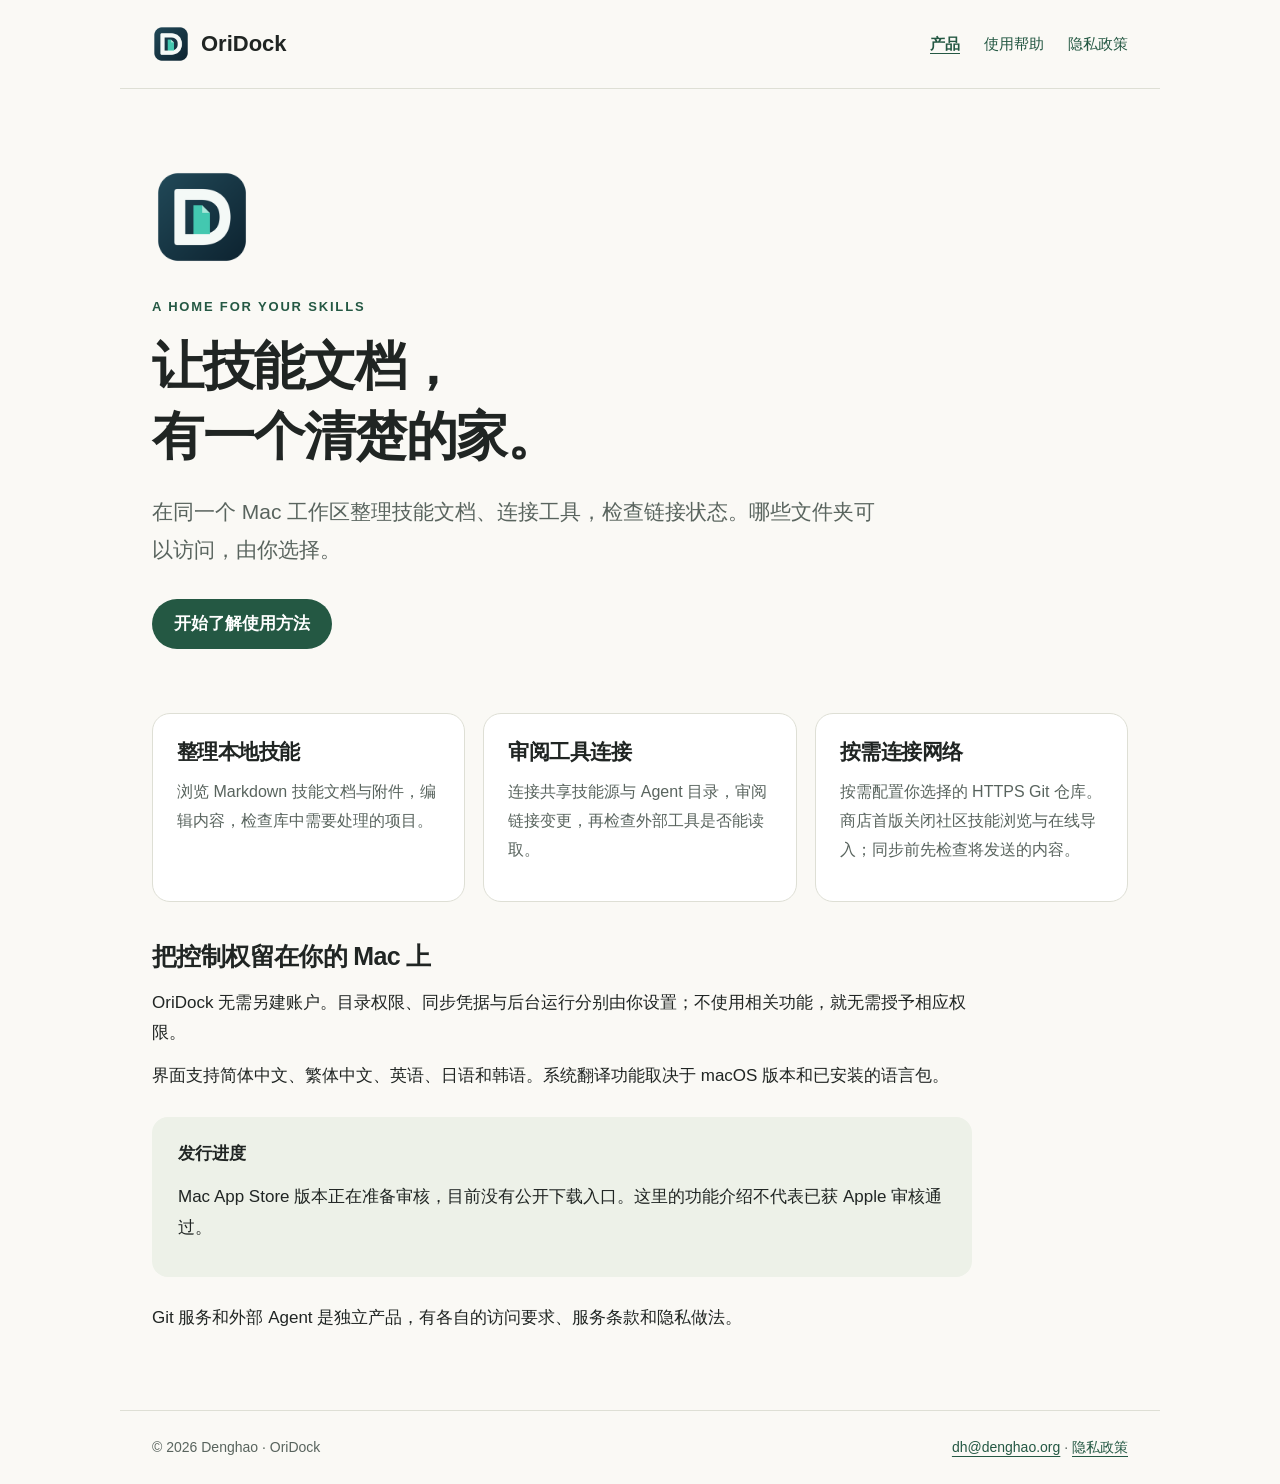
<file: index.html>
<!doctype html>
<html lang="zh-CN"><head><meta charset="utf-8"><meta name="viewport" content="width=device-width,initial-scale=1"><title>多 Agent 技能工作台 · OriDock</title><meta name="description" content="OriDock 帮你在 Mac 上整理技能文档、连接工具并检查链接状态。"><link rel="canonical" href="https://punkdh.github.io/oridock-support/index.html"><link rel="icon" href="icon.png"><link rel="stylesheet" href="styles.css"></head><body><a class="skip" href="#main">跳到正文</a><header><a class="brand" href="index.html"><img src="icon.png" alt="" width="38" height="38">OriDock</a><nav aria-label="网站导航"><a href="index.html" aria-current="page">产品</a><a href="support.html">使用帮助</a><a href="privacy-policy.html">隐私政策</a></nav></header><main id="main"><div class="hero"><img class="hero-icon" src="icon.png" alt="OriDock 应用图标" width="100" height="100"><div class="eyebrow">A home for your skills</div><h1>让技能文档，<br>有一个清楚的家。</h1><p class="lead">在同一个 Mac 工作区整理技能文档、连接工具，检查链接状态。哪些文件夹可以访问，由你选择。</p><a class="button" href="support.html">开始了解使用方法</a></div><div class="grid"><section class="card"><h2>整理本地技能</h2><p>浏览 Markdown 技能文档与附件，编辑内容，检查库中需要处理的项目。</p></section><section class="card"><h2>审阅工具连接</h2><p>连接共享技能源与 Agent 目录，审阅链接变更，再检查外部工具是否能读取。</p></section><section class="card"><h2>按需连接网络</h2><p>按需配置你选择的 HTTPS Git 仓库。商店首版关闭社区技能浏览与在线导入；同步前先检查将发送的内容。</p></section></div><section class="prose"><h2>把控制权留在你的 Mac 上</h2><p>OriDock 无需另建账户。目录权限、同步凭据与后台运行分别由你设置；不使用相关功能，就无需授予相应权限。</p><p>界面支持简体中文、繁体中文、英语、日语和韩语。系统翻译功能取决于 macOS 版本和已安装的语言包。</p><div class="callout"><strong>发行进度</strong><p>Mac App Store 版本正在准备审核，目前没有公开下载入口。这里的功能介绍不代表已获 Apple 审核通过。</p></div><p>Git 服务和外部 Agent 是独立产品，有各自的访问要求、服务条款和隐私做法。</p></section></main><footer><span>© 2026 Denghao · OriDock</span><span><a href="mailto:dh@denghao.org">dh@denghao.org</a> · <a href="privacy-policy.html">隐私政策</a></span></footer></body></html>
</file>
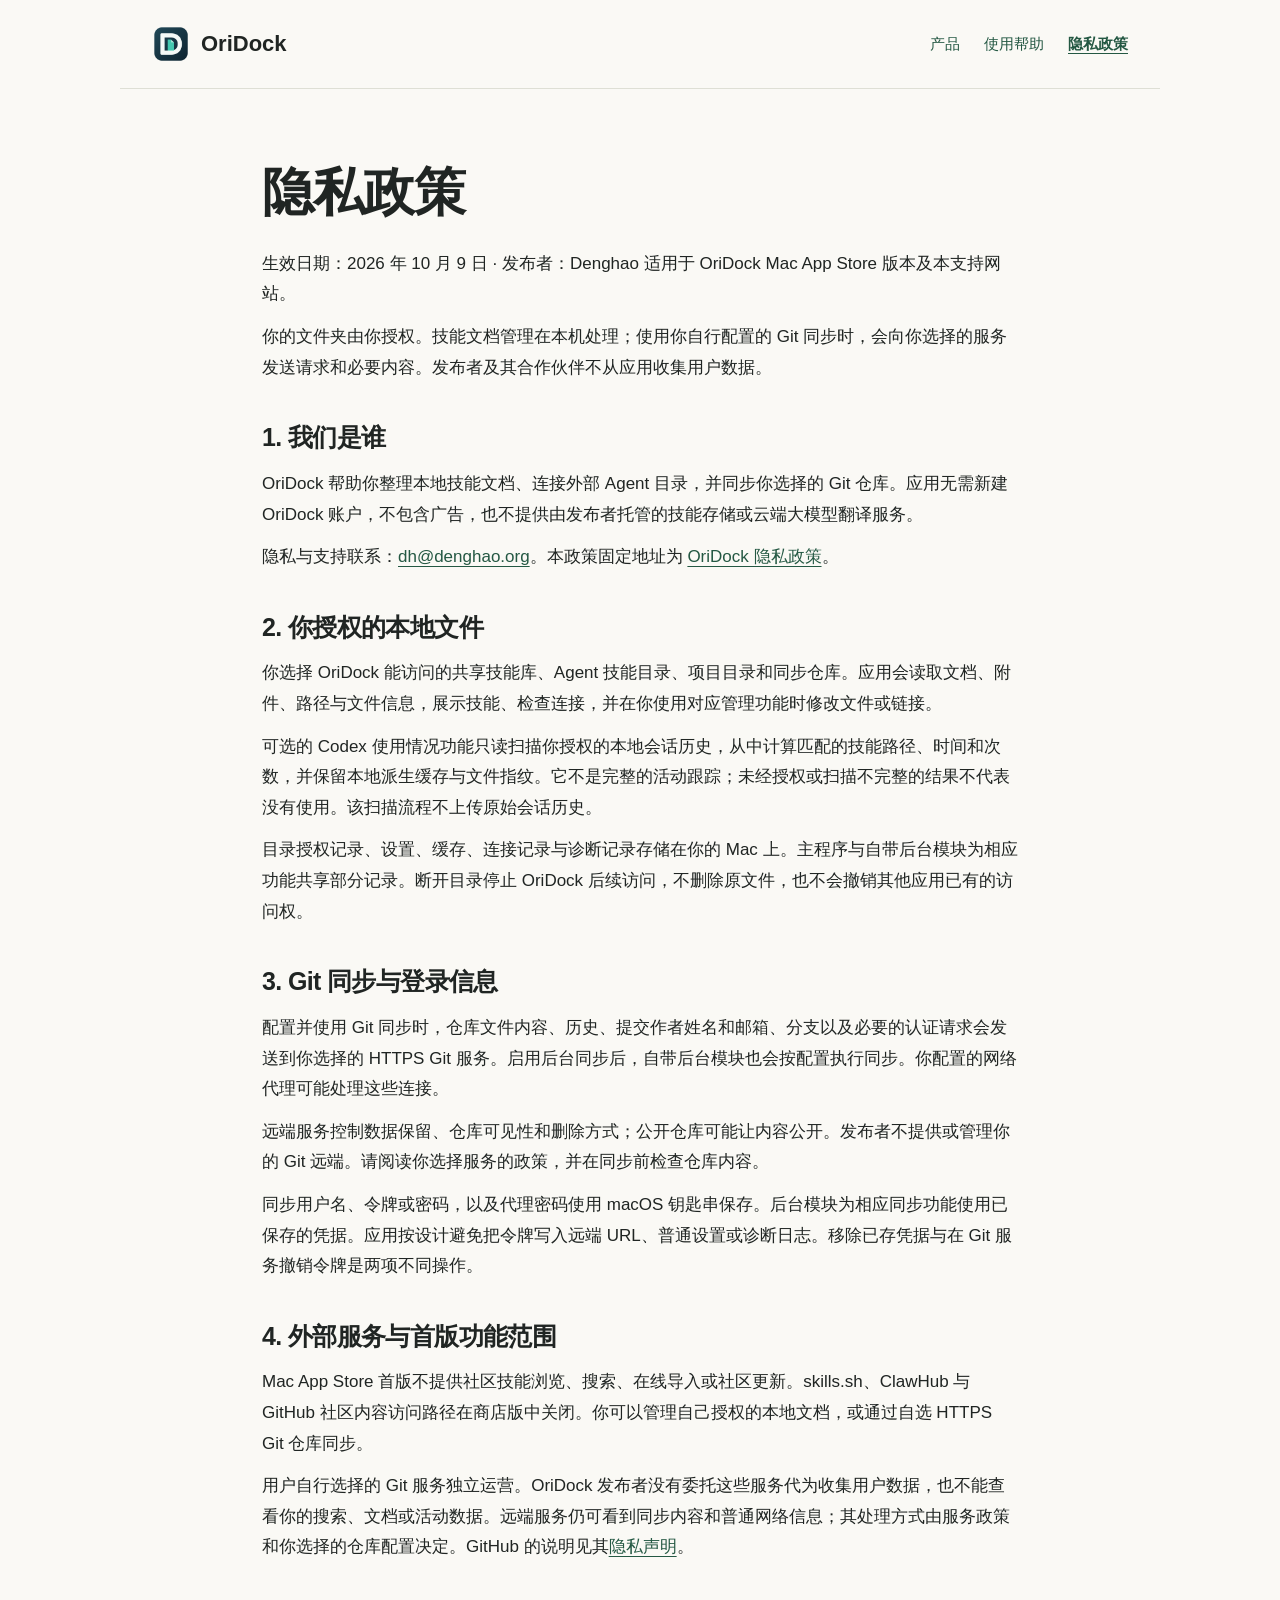
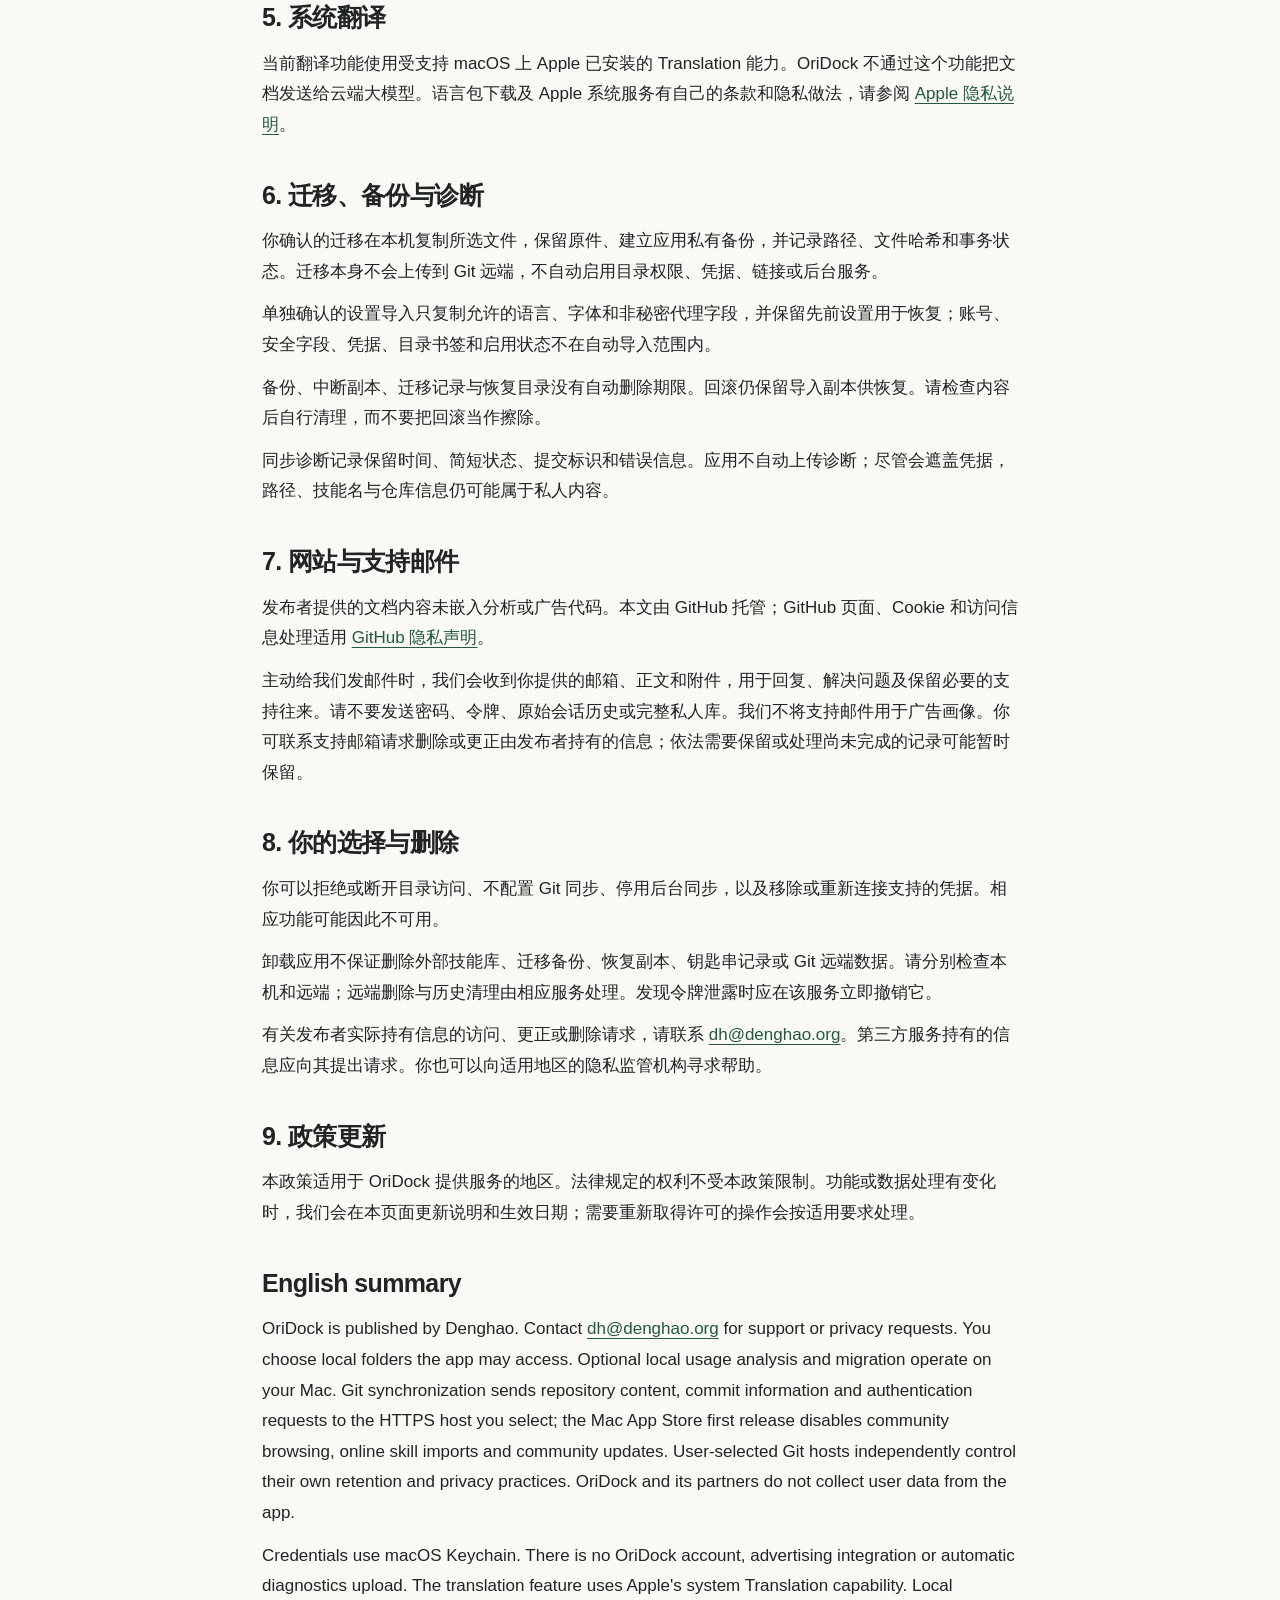
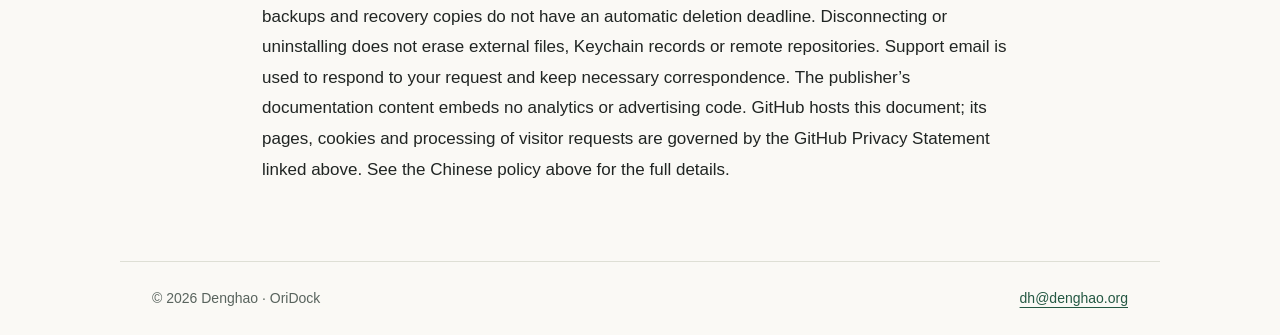
<file: privacy-policy.html>
<!doctype html>
<html lang="zh-CN"><head><meta charset="utf-8"><meta name="viewport" content="width=device-width,initial-scale=1"><title>隐私政策 · OriDock</title><meta name="description" content="OriDock Mac App Store 版本的隐私政策、本地文件授权、可选 Git 同步和联系渠道。"><link rel="icon" href="icon.png"><link rel="stylesheet" href="styles.css"></head><body><a class="skip" href="#main">跳到正文</a><header><a class="brand" href="index.html"><img src="icon.png" alt="" width="38" height="38">OriDock</a><nav aria-label="网站导航"><a href="index.html">产品</a><a href="support.html">使用帮助</a><a href="privacy-policy.html" aria-current="page">隐私政策</a></nav></header><main id="main" class="prose"><h1>隐私政策</h1>
<p>生效日期：2026 年 10 月 9 日 · 发布者：Denghao 适用于 OriDock Mac App Store 版本及本支持网站。</p>
<p>你的文件夹由你授权。技能文档管理在本机处理；使用你自行配置的 Git 同步时，会向你选择的服务发送请求和必要内容。发布者及其合作伙伴不从应用收集用户数据。</p>
<h2>1. 我们是谁</h2>
<p>OriDock 帮助你整理本地技能文档、连接外部 Agent 目录，并同步你选择的 Git 仓库。应用无需新建 OriDock 账户，不包含广告，也不提供由发布者托管的技能存储或云端大模型翻译服务。</p>
<p>隐私与支持联系：<a href="mailto:dh@denghao.org">dh@denghao.org</a>。本政策固定地址为 <a href="https://github.com/punkdh/oridock-support/blob/main/PRIVACY.md">OriDock 隐私政策</a>。</p>
<h2>2. 你授权的本地文件</h2>
<p>你选择 OriDock 能访问的共享技能库、Agent 技能目录、项目目录和同步仓库。应用会读取文档、附件、路径与文件信息，展示技能、检查连接，并在你使用对应管理功能时修改文件或链接。</p>
<p>可选的 Codex 使用情况功能只读扫描你授权的本地会话历史，从中计算匹配的技能路径、时间和次数，并保留本地派生缓存与文件指纹。它不是完整的活动跟踪；未经授权或扫描不完整的结果不代表没有使用。该扫描流程不上传原始会话历史。</p>
<p>目录授权记录、设置、缓存、连接记录与诊断记录存储在你的 Mac 上。主程序与自带后台模块为相应功能共享部分记录。断开目录停止 OriDock 后续访问，不删除原文件，也不会撤销其他应用已有的访问权。</p>
<h2>3. Git 同步与登录信息</h2>
<p>配置并使用 Git 同步时，仓库文件内容、历史、提交作者姓名和邮箱、分支以及必要的认证请求会发送到你选择的 HTTPS Git 服务。启用后台同步后，自带后台模块也会按配置执行同步。你配置的网络代理可能处理这些连接。</p>
<p>远端服务控制数据保留、仓库可见性和删除方式；公开仓库可能让内容公开。发布者不提供或管理你的 Git 远端。请阅读你选择服务的政策，并在同步前检查仓库内容。</p>
<p>同步用户名、令牌或密码，以及代理密码使用 macOS 钥匙串保存。后台模块为相应同步功能使用已保存的凭据。应用按设计避免把令牌写入远端 URL、普通设置或诊断日志。移除已存凭据与在 Git 服务撤销令牌是两项不同操作。</p>
<h2>4. 外部服务与首版功能范围</h2>
<p>Mac App Store 首版不提供社区技能浏览、搜索、在线导入或社区更新。skills.sh、ClawHub 与 GitHub 社区内容访问路径在商店版中关闭。你可以管理自己授权的本地文档，或通过自选 HTTPS Git 仓库同步。</p>
<p>用户自行选择的 Git 服务独立运营。OriDock 发布者没有委托这些服务代为收集用户数据，也不能查看你的搜索、文档或活动数据。远端服务仍可看到同步内容和普通网络信息；其处理方式由服务政策和你选择的仓库配置决定。GitHub 的说明见其<a href="https://docs.github.com/en/site-policy/privacy-policies/github-general-privacy-statement">隐私声明</a>。</p>
<h2>5. 系统翻译</h2>
<p>当前翻译功能使用受支持 macOS 上 Apple 已安装的 Translation 能力。OriDock 不通过这个功能把文档发送给云端大模型。语言包下载及 Apple 系统服务有自己的条款和隐私做法，请参阅 <a href="https://www.apple.com/legal/privacy/">Apple 隐私说明</a>。</p>
<h2>6. 迁移、备份与诊断</h2>
<p>你确认的迁移在本机复制所选文件，保留原件、建立应用私有备份，并记录路径、文件哈希和事务状态。迁移本身不会上传到 Git 远端，不自动启用目录权限、凭据、链接或后台服务。</p>
<p>单独确认的设置导入只复制允许的语言、字体和非秘密代理字段，并保留先前设置用于恢复；账号、安全字段、凭据、目录书签和启用状态不在自动导入范围内。</p>
<p>备份、中断副本、迁移记录与恢复目录没有自动删除期限。回滚仍保留导入副本供恢复。请检查内容后自行清理，而不要把回滚当作擦除。</p>
<p>同步诊断记录保留时间、简短状态、提交标识和错误信息。应用不自动上传诊断；尽管会遮盖凭据，路径、技能名与仓库信息仍可能属于私人内容。</p>
<h2>7. 网站与支持邮件</h2>
<p>发布者提供的文档内容未嵌入分析或广告代码。本文由 GitHub 托管；GitHub 页面、Cookie 和访问信息处理适用 <a href="https://docs.github.com/en/site-policy/privacy-policies/github-general-privacy-statement">GitHub 隐私声明</a>。</p>
<p>主动给我们发邮件时，我们会收到你提供的邮箱、正文和附件，用于回复、解决问题及保留必要的支持往来。请不要发送密码、令牌、原始会话历史或完整私人库。我们不将支持邮件用于广告画像。你可联系支持邮箱请求删除或更正由发布者持有的信息；依法需要保留或处理尚未完成的记录可能暂时保留。</p>
<h2>8. 你的选择与删除</h2>
<p>你可以拒绝或断开目录访问、不配置 Git 同步、停用后台同步，以及移除或重新连接支持的凭据。相应功能可能因此不可用。</p>
<p>卸载应用不保证删除外部技能库、迁移备份、恢复副本、钥匙串记录或 Git 远端数据。请分别检查本机和远端；远端删除与历史清理由相应服务处理。发现令牌泄露时应在该服务立即撤销它。</p>
<p>有关发布者实际持有信息的访问、更正或删除请求，请联系 <a href="mailto:dh@denghao.org">dh@denghao.org</a>。第三方服务持有的信息应向其提出请求。你也可以向适用地区的隐私监管机构寻求帮助。</p>
<h2>9. 政策更新</h2>
<p>本政策适用于 OriDock 提供服务的地区。法律规定的权利不受本政策限制。功能或数据处理有变化时，我们会在本页面更新说明和生效日期；需要重新取得许可的操作会按适用要求处理。</p>
<h2>English summary</h2>
<p>OriDock is published by Denghao. Contact <a href="mailto:dh@denghao.org">dh@denghao.org</a> for support or privacy requests. You choose local folders the app may access. Optional local usage analysis and migration operate on your Mac. Git synchronization sends repository content, commit information and authentication requests to the HTTPS host you select; the Mac App Store first release disables community browsing, online skill imports and community updates. User-selected Git hosts independently control their own retention and privacy practices. OriDock and its partners do not collect user data from the app.</p>
<p>Credentials use macOS Keychain. There is no OriDock account, advertising integration or automatic diagnostics upload. The translation feature uses Apple&#x27;s system Translation capability. Local backups and recovery copies do not have an automatic deletion deadline. Disconnecting or uninstalling does not erase external files, Keychain records or remote repositories. Support email is used to respond to your request and keep necessary correspondence. The publisher’s documentation content embeds no analytics or advertising code. GitHub hosts this document; its pages, cookies and processing of visitor requests are governed by the GitHub Privacy Statement linked above. See the Chinese policy above for the full details.</p></main><footer><span>© 2026 Denghao · OriDock</span><span><a href="mailto:dh@denghao.org">dh@denghao.org</a></span></footer></body></html>
</file>
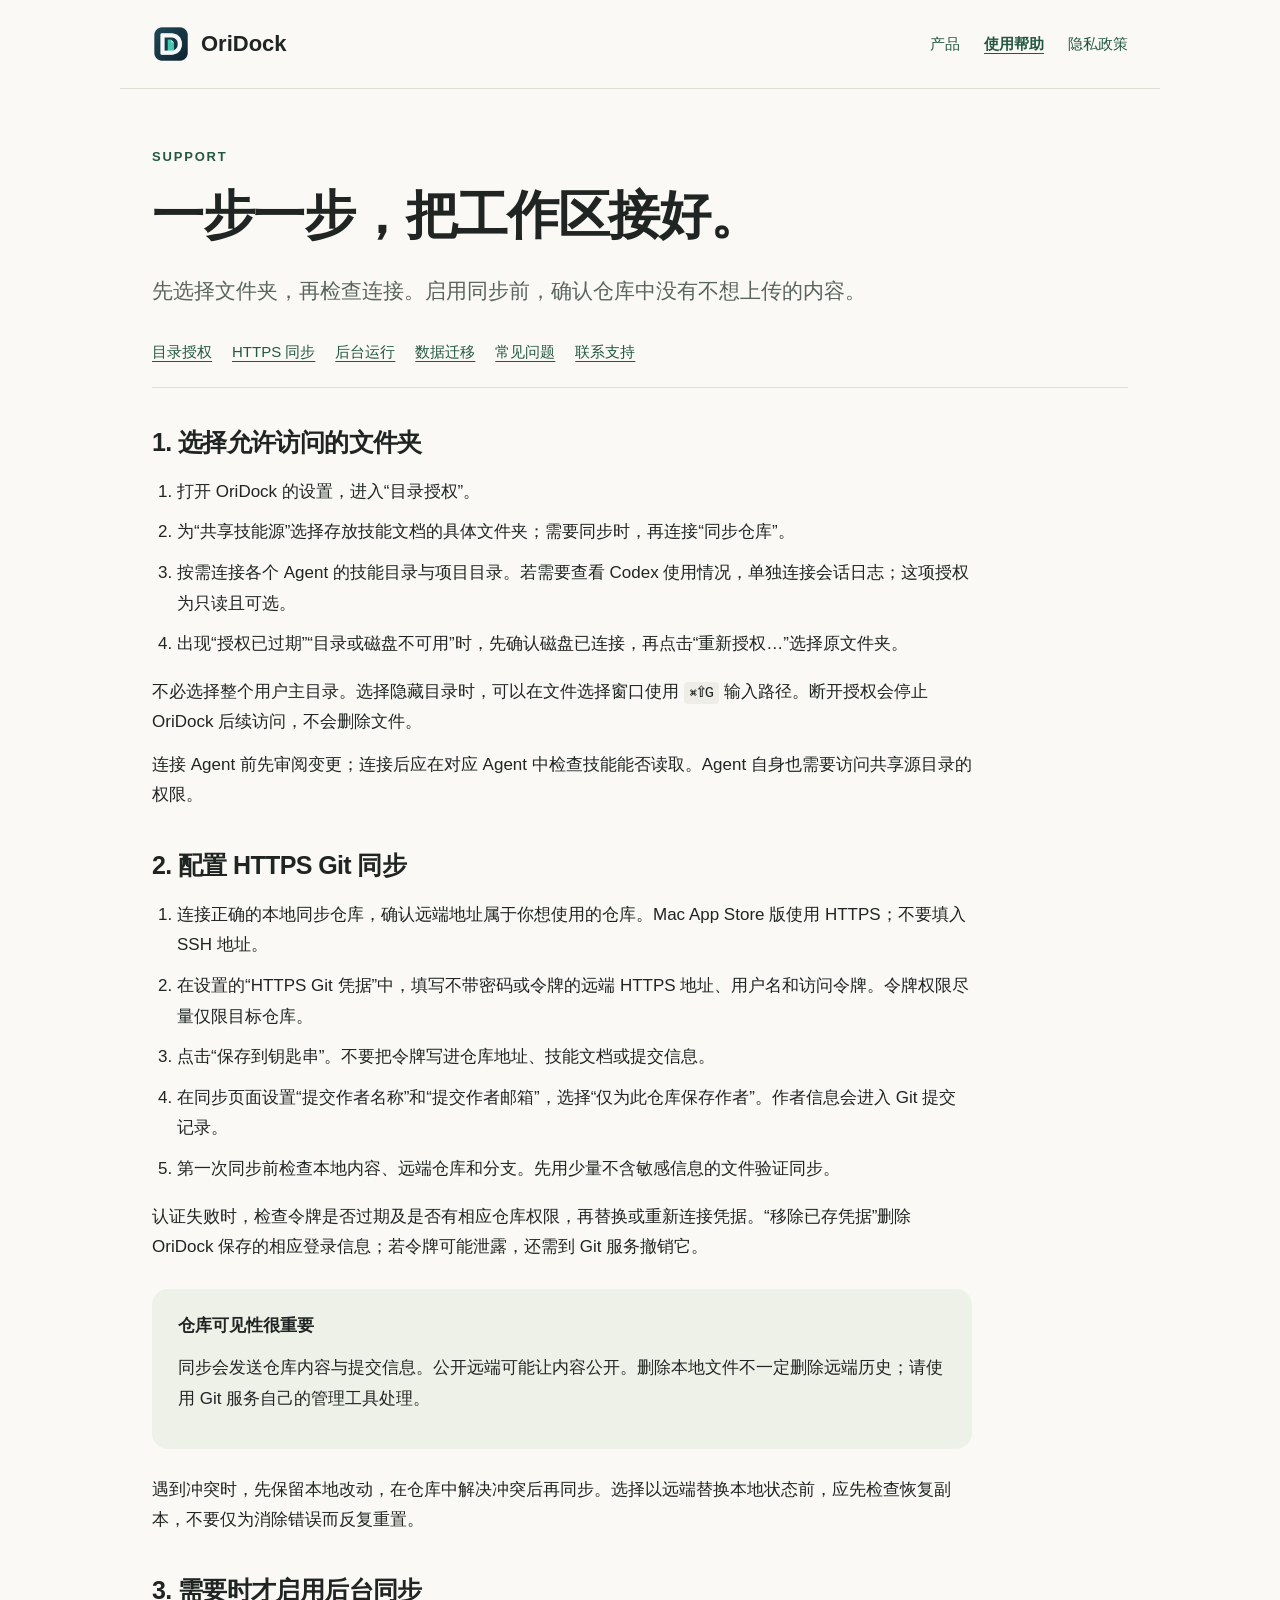
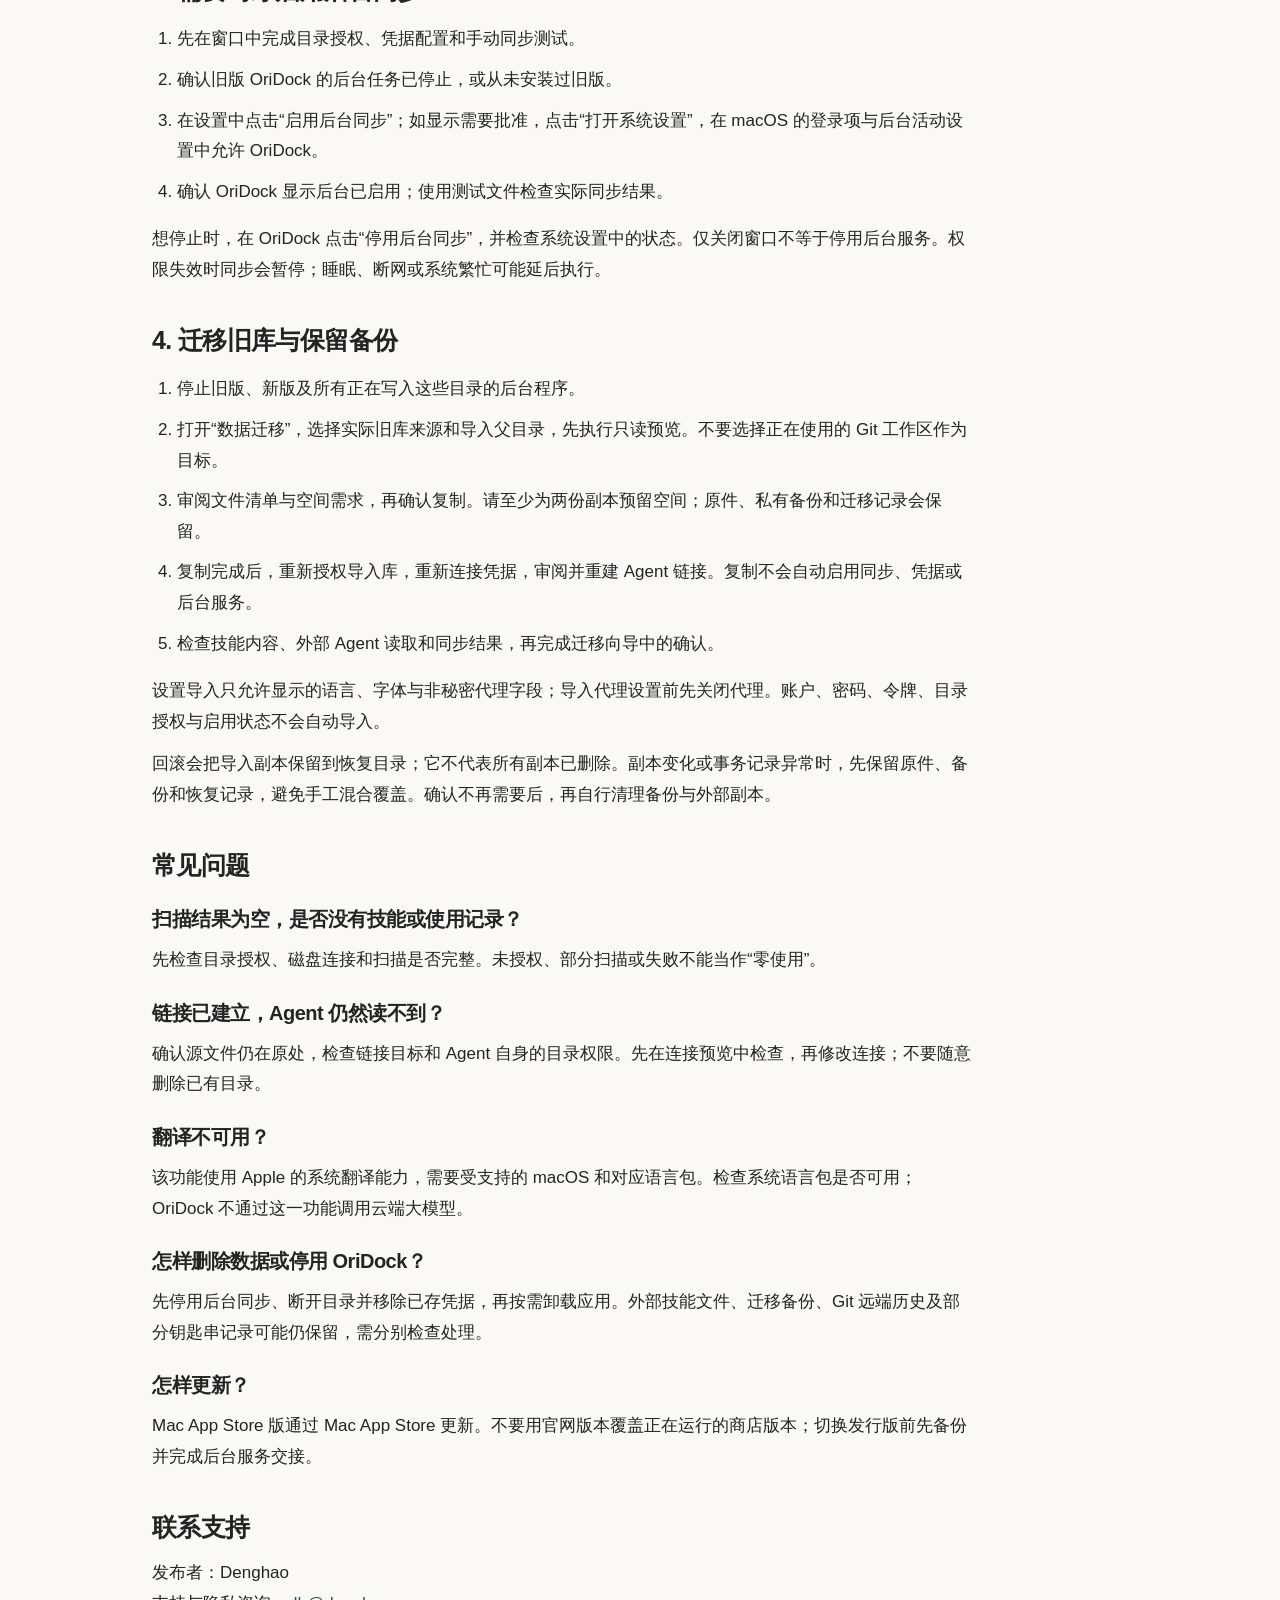
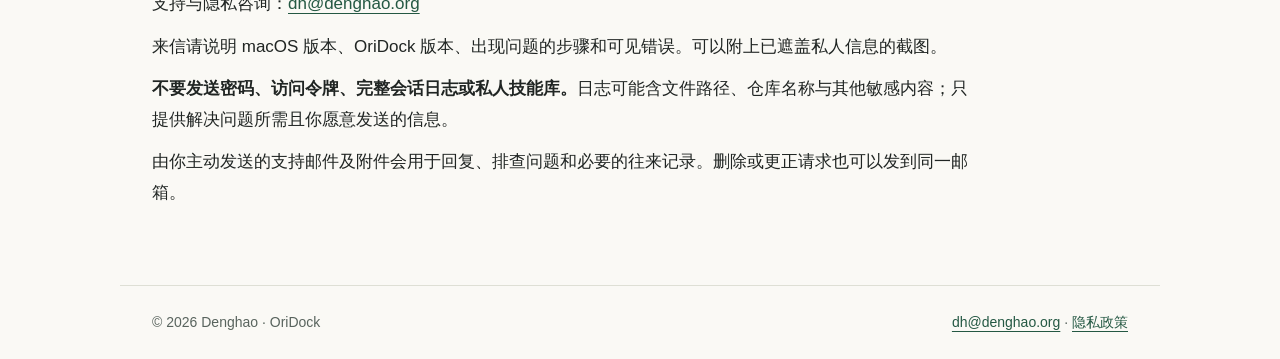
<file: support.html>
<!doctype html>
<html lang="zh-CN"><head><meta charset="utf-8"><meta name="viewport" content="width=device-width,initial-scale=1"><title>使用帮助 · OriDock</title><meta name="description" content="OriDock 目录授权、HTTPS Git 同步、后台运行、迁移和故障处理帮助。"><link rel="canonical" href="https://punkdh.github.io/oridock-support/support.html"><link rel="icon" href="icon.png"><link rel="stylesheet" href="styles.css"></head><body><a class="skip" href="#main">跳到正文</a><header><a class="brand" href="index.html"><img src="icon.png" alt="" width="38" height="38">OriDock</a><nav aria-label="网站导航"><a href="index.html">产品</a><a href="support.html" aria-current="page">使用帮助</a><a href="privacy-policy.html">隐私政策</a></nav></header><main id="main"><div class="eyebrow">Support</div><h1>一步一步，把工作区接好。</h1><p class="lead">先选择文件夹，再检查连接。启用同步前，确认仓库中没有不想上传的内容。</p><div class="toc"><a href="#folders">目录授权</a><a href="#sync">HTTPS 同步</a><a href="#background">后台运行</a><a href="#migration">数据迁移</a><a href="#troubleshooting">常见问题</a><a href="#contact">联系支持</a></div><div class="prose"><section id="folders"><h2>1. 选择允许访问的文件夹</h2><ol><li>打开 OriDock 的设置，进入“目录授权”。</li><li>为“共享技能源”选择存放技能文档的具体文件夹；需要同步时，再连接“同步仓库”。</li><li>按需连接各个 Agent 的技能目录与项目目录。若需要查看 Codex 使用情况，单独连接会话日志；这项授权为只读且可选。</li><li>出现“授权已过期”“目录或磁盘不可用”时，先确认磁盘已连接，再点击“重新授权…”选择原文件夹。</li></ol><p>不必选择整个用户主目录。选择隐藏目录时，可以在文件选择窗口使用 <code>⌘⇧G</code> 输入路径。断开授权会停止 OriDock 后续访问，不会删除文件。</p><p>连接 Agent 前先审阅变更；连接后应在对应 Agent 中检查技能能否读取。Agent 自身也需要访问共享源目录的权限。</p></section><section id="sync"><h2>2. 配置 HTTPS Git 同步</h2><ol><li>连接正确的本地同步仓库，确认远端地址属于你想使用的仓库。Mac App Store 版使用 HTTPS；不要填入 SSH 地址。</li><li>在设置的“HTTPS Git 凭据”中，填写不带密码或令牌的远端 HTTPS 地址、用户名和访问令牌。令牌权限尽量仅限目标仓库。</li><li>点击“保存到钥匙串”。不要把令牌写进仓库地址、技能文档或提交信息。</li><li>在同步页面设置“提交作者名称”和“提交作者邮箱”，选择“仅为此仓库保存作者”。作者信息会进入 Git 提交记录。</li><li>第一次同步前检查本地内容、远端仓库和分支。先用少量不含敏感信息的文件验证同步。</li></ol><p>认证失败时，检查令牌是否过期及是否有相应仓库权限，再替换或重新连接凭据。“移除已存凭据”删除 OriDock 保存的相应登录信息；若令牌可能泄露，还需到 Git 服务撤销它。</p><div class="callout"><strong>仓库可见性很重要</strong><p>同步会发送仓库内容与提交信息。公开远端可能让内容公开。删除本地文件不一定删除远端历史；请使用 Git 服务自己的管理工具处理。</p></div><p>遇到冲突时，先保留本地改动，在仓库中解决冲突后再同步。选择以远端替换本地状态前，应先检查恢复副本，不要仅为消除错误而反复重置。</p></section><section id="background"><h2>3. 需要时才启用后台同步</h2><ol><li>先在窗口中完成目录授权、凭据配置和手动同步测试。</li><li>确认旧版 OriDock 的后台任务已停止，或从未安装过旧版。</li><li>在设置中点击“启用后台同步”；如显示需要批准，点击“打开系统设置”，在 macOS 的登录项与后台活动设置中允许 OriDock。</li><li>确认 OriDock 显示后台已启用；使用测试文件检查实际同步结果。</li></ol><p>想停止时，在 OriDock 点击“停用后台同步”，并检查系统设置中的状态。仅关闭窗口不等于停用后台服务。权限失效时同步会暂停；睡眠、断网或系统繁忙可能延后执行。</p></section><section id="migration"><h2>4. 迁移旧库与保留备份</h2><ol><li>停止旧版、新版及所有正在写入这些目录的后台程序。</li><li>打开“数据迁移”，选择实际旧库来源和导入父目录，先执行只读预览。不要选择正在使用的 Git 工作区作为目标。</li><li>审阅文件清单与空间需求，再确认复制。请至少为两份副本预留空间；原件、私有备份和迁移记录会保留。</li><li>复制完成后，重新授权导入库，重新连接凭据，审阅并重建 Agent 链接。复制不会自动启用同步、凭据或后台服务。</li><li>检查技能内容、外部 Agent 读取和同步结果，再完成迁移向导中的确认。</li></ol><p>设置导入只允许显示的语言、字体与非秘密代理字段；导入代理设置前先关闭代理。账户、密码、令牌、目录授权与启用状态不会自动导入。</p><p>回滚会把导入副本保留到恢复目录；它不代表所有副本已删除。副本变化或事务记录异常时，先保留原件、备份和恢复记录，避免手工混合覆盖。确认不再需要后，再自行清理备份与外部副本。</p></section><section id="troubleshooting"><h2>常见问题</h2><h3>扫描结果为空，是否没有技能或使用记录？</h3><p>先检查目录授权、磁盘连接和扫描是否完整。未授权、部分扫描或失败不能当作“零使用”。</p><h3>链接已建立，Agent 仍然读不到？</h3><p>确认源文件仍在原处，检查链接目标和 Agent 自身的目录权限。先在连接预览中检查，再修改连接；不要随意删除已有目录。</p><h3>翻译不可用？</h3><p>该功能使用 Apple 的系统翻译能力，需要受支持的 macOS 和对应语言包。检查系统语言包是否可用；OriDock 不通过这一功能调用云端大模型。</p><h3>怎样删除数据或停用 OriDock？</h3><p>先停用后台同步、断开目录并移除已存凭据，再按需卸载应用。外部技能文件、迁移备份、Git 远端历史及部分钥匙串记录可能仍保留，需分别检查处理。</p><h3>怎样更新？</h3><p>Mac App Store 版通过 Mac App Store 更新。不要用官网版本覆盖正在运行的商店版本；切换发行版前先备份并完成后台服务交接。</p></section><section id="contact"><h2>联系支持</h2><p>发布者：Denghao<br>支持与隐私咨询：<a href="mailto:dh@denghao.org">dh@denghao.org</a></p><p>来信请说明 macOS 版本、OriDock 版本、出现问题的步骤和可见错误。可以附上已遮盖私人信息的截图。</p><p><strong>不要发送密码、访问令牌、完整会话日志或私人技能库。</strong>日志可能含文件路径、仓库名称与其他敏感内容；只提供解决问题所需且你愿意发送的信息。</p><p>由你主动发送的支持邮件及附件会用于回复、排查问题和必要的往来记录。删除或更正请求也可以发到同一邮箱。</p></section></div></main><footer><span>© 2026 Denghao · OriDock</span><span><a href="mailto:dh@denghao.org">dh@denghao.org</a> · <a href="privacy-policy.html">隐私政策</a></span></footer></body></html>
</file>
<file: styles.css>
@charset "UTF-8";
:root{color-scheme:light;--ink:#202523;--muted:#59645e;--paper:#faf9f5;--line:#dedfd5;--green:#245843;--soft:#edf1e8;font-family:-apple-system,BlinkMacSystemFont,"Segoe UI","PingFang SC",sans-serif}*{box-sizing:border-box}body{margin:0;background:var(--paper);color:var(--ink);font-size:17px;line-height:1.8}a{color:var(--green);text-underline-offset:4px}a:hover{text-decoration-thickness:2px}a:focus-visible{outline:3px solid #74a388;outline-offset:5px}header,main,footer{max-width:1040px;margin:auto;padding:24px 32px}header{display:flex;align-items:center;justify-content:space-between;border-bottom:1px solid var(--line);gap:20px}.brand{display:flex;align-items:center;gap:11px;font-size:22px;font-weight:650;text-decoration:none;color:var(--ink)}.brand img{width:38px;height:38px;border-radius:9px}nav{display:flex;gap:24px;flex-wrap:wrap}nav a{font-size:15px;text-decoration:none}nav a[aria-current]{font-weight:650;text-decoration:underline}main{padding-top:56px;padding-bottom:64px}h1,h2,h3{line-height:1.35;letter-spacing:-.025em}h1{font-size:clamp(32px,5vw,52px);margin:12px 0 22px}h2{font-size:25px;margin:38px 0 14px}h3{font-size:20px;margin:24px 0 10px}p{margin:12px 0}.eyebrow{font-size:13px;letter-spacing:.14em;text-transform:uppercase;color:var(--green);font-weight:650}.lead{font-size:21px;max-width:740px;color:var(--muted)}.hero{padding:22px 0 32px}.hero-icon{width:100px;height:100px;border-radius:24px;margin-bottom:18px}.grid{display:grid;grid-template-columns:repeat(3,1fr);gap:18px;margin:32px 0}.card{background:white;border:1px solid var(--line);border-radius:18px;padding:24px}.card h2{font-size:21px;margin:0 0 12px}.card p{font-size:16px;color:var(--muted)}.callout{padding:22px 26px;background:var(--soft);border-radius:16px;margin:26px 0}.button{display:inline-block;text-decoration:none;background:var(--green);color:white;border-radius:999px;padding:10px 22px;margin-top:18px;font-weight:600}.prose{max-width:820px}.meta{font-size:14px;color:var(--muted)}ul,ol{padding-left:25px}li{margin:10px 0}.toc{display:flex;flex-wrap:wrap;gap:8px 20px;font-size:15px;margin:28px 0;padding-bottom:22px;border-bottom:1px solid var(--line)}section[id]{scroll-margin-top:20px}footer{border-top:1px solid var(--line);font-size:14px;color:var(--muted);display:flex;justify-content:space-between;gap:20px;flex-wrap:wrap}code{background:#eeeee7;border-radius:4px;padding:2px 5px;font-size:.9em;overflow-wrap:anywhere}.skip{position:absolute;top:-100px;left:12px;background:white;padding:10px;z-index:2}.skip:focus{top:10px}@media(max-width:650px){header,main,footer{padding-left:22px;padding-right:22px}header{align-items:flex-start;flex-direction:column;gap:12px}nav{gap:18px}.grid{grid-template-columns:1fr}main{padding-top:32px}.lead{font-size:19px}h1{font-size:35px}.card{padding:20px}}
</file>
